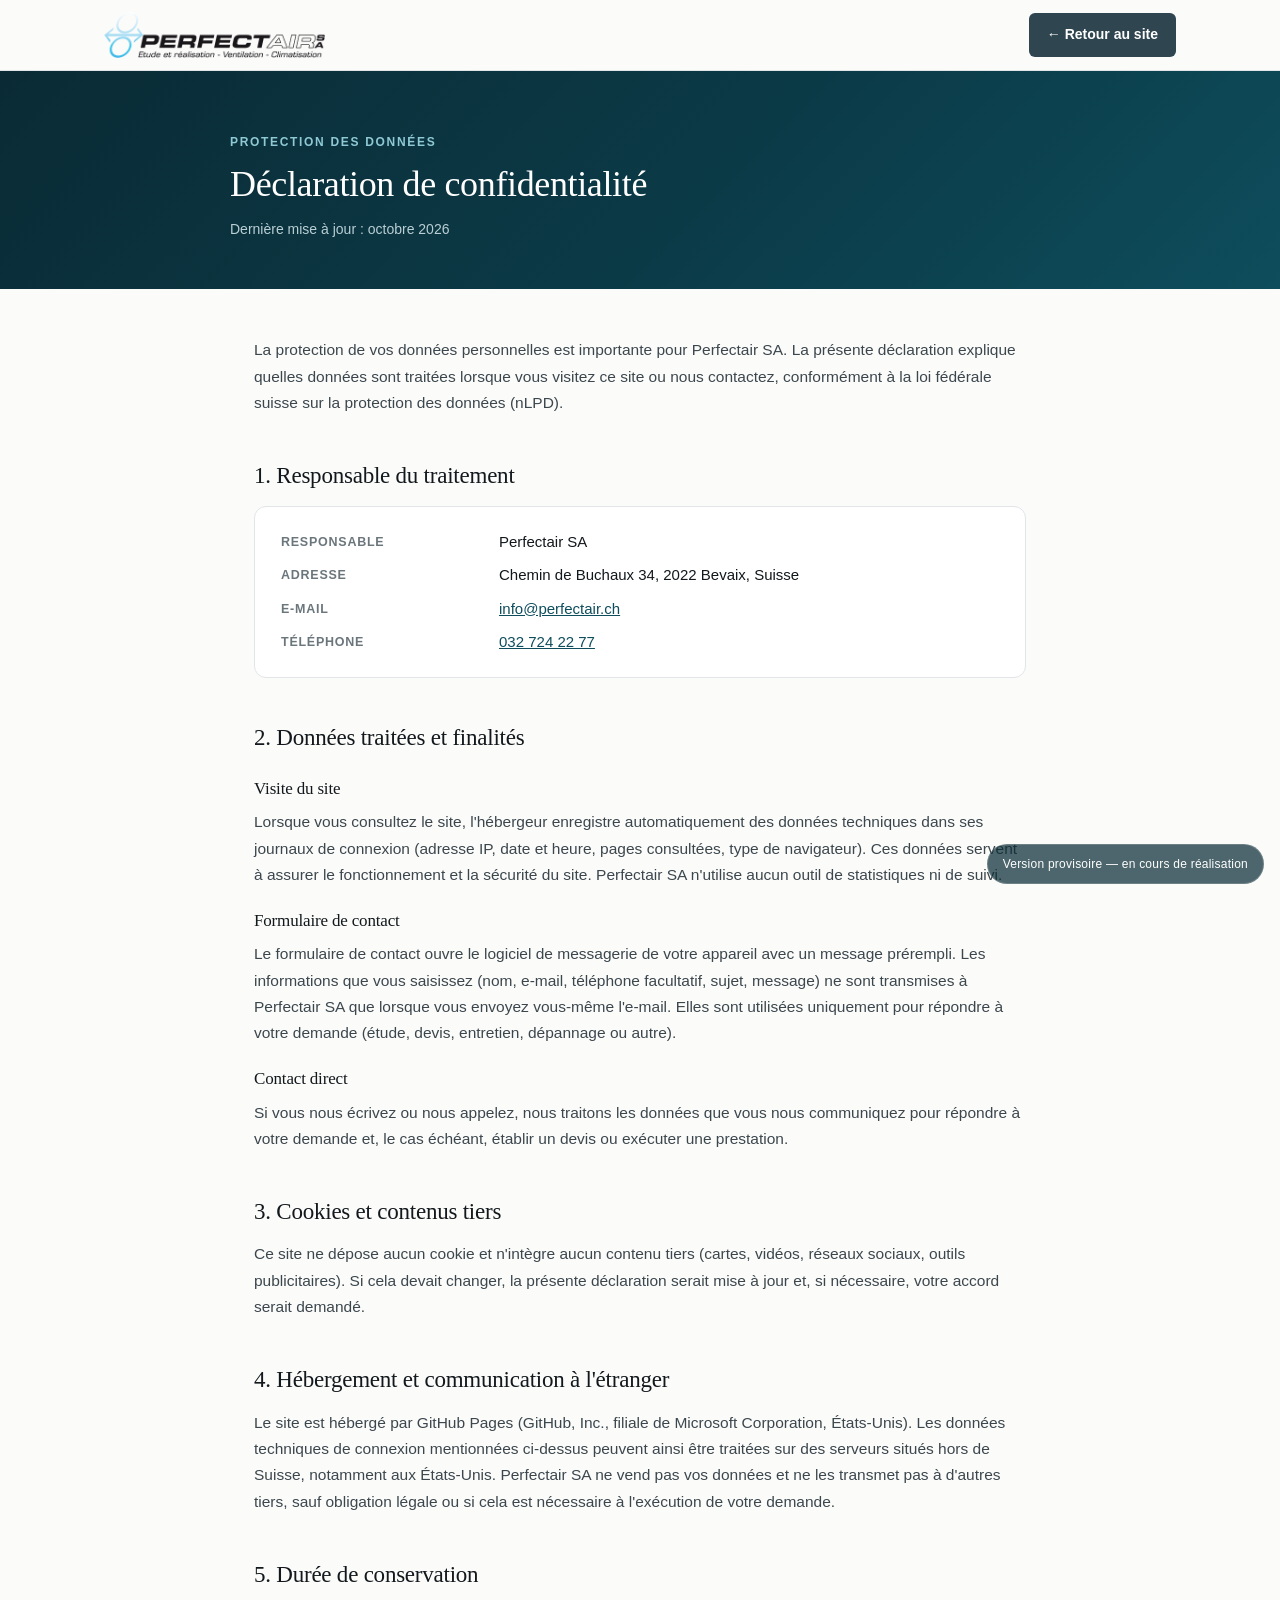
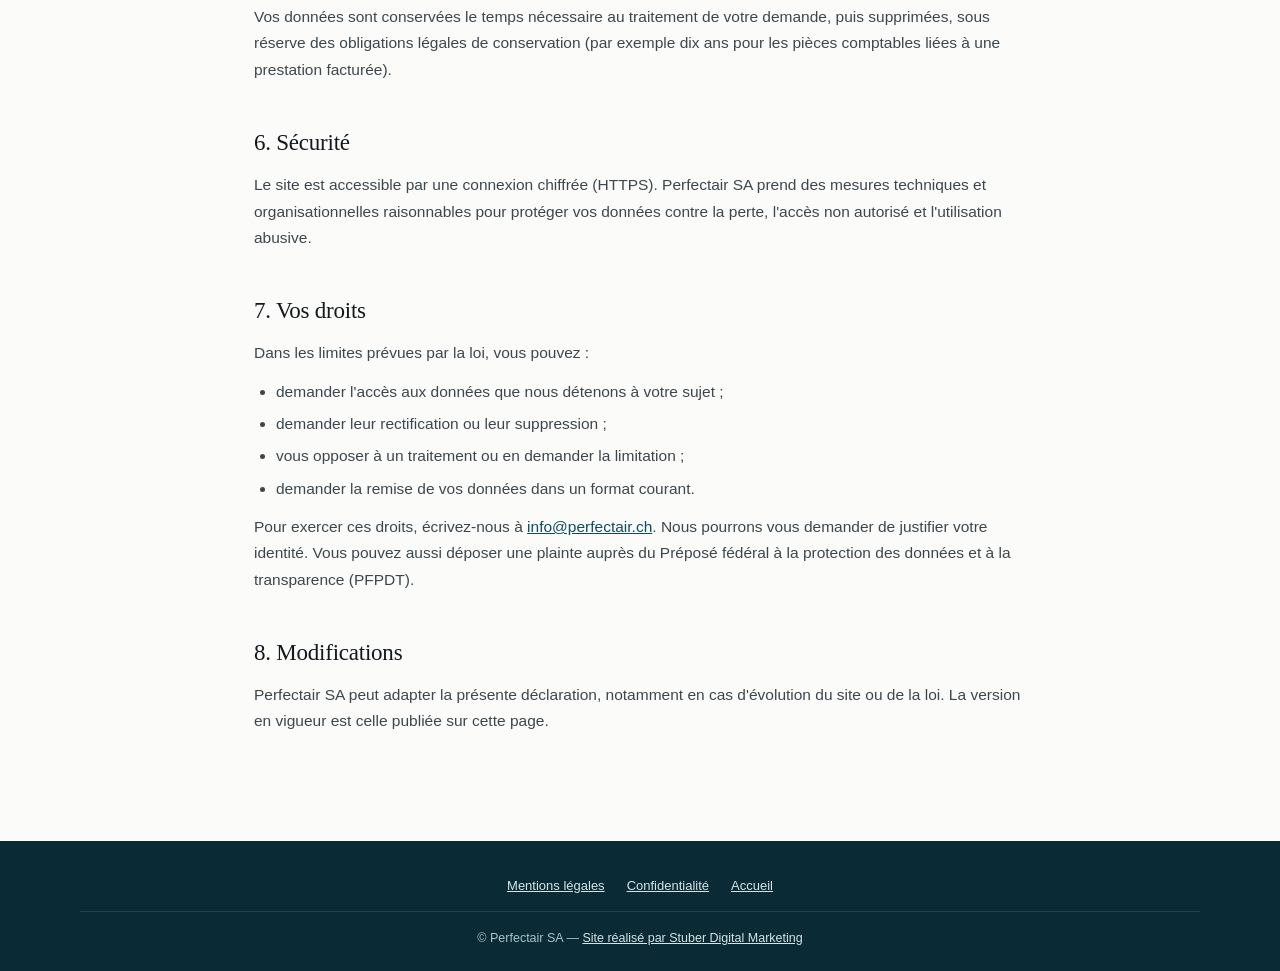
<file: confidentialite.html>
<!DOCTYPE html>
<html lang="fr">
<head>
<meta charset="UTF-8">
<meta name="viewport" content="width=device-width, initial-scale=1.0">
<title>Déclaration de confidentialité — Perfectair SA</title>
<meta name="description" content="Déclaration de confidentialité de Perfectair SA, Bevaix (NE) : données traitées, finalités, conservation et droits des personnes concernées (nLPD).">
<link rel="canonical" href="https://www.perfectair.ch/confidentialite.html">
<link rel="icon" href="favicon.svg" type="image/svg+xml">
<link rel="stylesheet" href="legal.css">
</head>
<body>

<header>
  <div class="nav">
    <a href="index.html" aria-label="Perfectair SA — accueil"><img class="logo-img" src="perfect-air.png" width="470" height="98" alt="Perfectair SA"></a>
    <a class="back" href="index.html">← Retour au site</a>
  </div>
</header>

<div class="hero-legal">
  <div class="in">
    <span class="eyebrow">Protection des données</span>
    <h1>Déclaration de confidentialité</h1>
    <p>Dernière mise à jour : octobre 2026</p>
  </div>
</div>

<main class="legal">

  <section>
    <p>La protection de vos données personnelles est importante pour Perfectair SA. La présente déclaration explique quelles données sont traitées lorsque vous visitez ce site ou nous contactez, conformément à la loi fédérale suisse sur la protection des données (nLPD).</p>
  </section>

  <section>
    <h2>1. Responsable du traitement</h2>
    <div class="card">
      <dl>
        <dt>Responsable</dt><dd>Perfectair SA</dd>
        <dt>Adresse</dt><dd>Chemin de Buchaux 34, 2022 Bevaix, Suisse</dd>
        <dt>E-mail</dt><dd><a href="mailto:info@perfectair.ch">info@perfectair.ch</a></dd>
        <dt>Téléphone</dt><dd><a href="tel:+41327242277">032 724 22 77</a></dd>
      </dl>
    </div>
  </section>

  <section>
    <h2>2. Données traitées et finalités</h2>

    <h3>Visite du site</h3>
    <p>Lorsque vous consultez le site, l'hébergeur enregistre automatiquement des données techniques dans ses journaux de connexion (adresse IP, date et heure, pages consultées, type de navigateur). Ces données servent à assurer le fonctionnement et la sécurité du site. Perfectair SA n'utilise aucun outil de statistiques ni de suivi.</p>

    <h3>Formulaire de contact</h3>
    <!-- À METTRE À JOUR si le formulaire passe par un service d'envoi (ex. Formspree) : citer ce prestataire ici -->
    <p>Le formulaire de contact ouvre le logiciel de messagerie de votre appareil avec un message prérempli. Les informations que vous saisissez (nom, e-mail, téléphone facultatif, sujet, message) ne sont transmises à Perfectair SA que lorsque vous envoyez vous-même l'e-mail. Elles sont utilisées uniquement pour répondre à votre demande (étude, devis, entretien, dépannage ou autre).</p>

    <h3>Contact direct</h3>
    <p>Si vous nous écrivez ou nous appelez, nous traitons les données que vous nous communiquez pour répondre à votre demande et, le cas échéant, établir un devis ou exécuter une prestation.</p>
  </section>

  <section>
    <h2>3. Cookies et contenus tiers</h2>
    <p>Ce site ne dépose aucun cookie et n'intègre aucun contenu tiers (cartes, vidéos, réseaux sociaux, outils publicitaires). Si cela devait changer, la présente déclaration serait mise à jour et, si nécessaire, votre accord serait demandé.</p>
  </section>

  <section>
    <h2>4. Hébergement et communication à l'étranger</h2>
    <!-- À MODIFIER si l'hébergeur change -->
    <p>Le site est hébergé par GitHub Pages (GitHub, Inc., filiale de Microsoft Corporation, États-Unis). Les données techniques de connexion mentionnées ci-dessus peuvent ainsi être traitées sur des serveurs situés hors de Suisse, notamment aux États-Unis. Perfectair SA ne vend pas vos données et ne les transmet pas à d'autres tiers, sauf obligation légale ou si cela est nécessaire à l'exécution de votre demande.</p>
  </section>

  <section>
    <h2>5. Durée de conservation</h2>
    <p>Vos données sont conservées le temps nécessaire au traitement de votre demande, puis supprimées, sous réserve des obligations légales de conservation (par exemple dix ans pour les pièces comptables liées à une prestation facturée).</p>
  </section>

  <section>
    <h2>6. Sécurité</h2>
    <p>Le site est accessible par une connexion chiffrée (HTTPS). Perfectair SA prend des mesures techniques et organisationnelles raisonnables pour protéger vos données contre la perte, l'accès non autorisé et l'utilisation abusive.</p>
  </section>

  <section>
    <h2>7. Vos droits</h2>
    <p>Dans les limites prévues par la loi, vous pouvez :</p>
    <ul>
      <li>demander l'accès aux données que nous détenons à votre sujet ;</li>
      <li>demander leur rectification ou leur suppression ;</li>
      <li>vous opposer à un traitement ou en demander la limitation ;</li>
      <li>demander la remise de vos données dans un format courant.</li>
    </ul>
    <p>Pour exercer ces droits, écrivez-nous à <a href="mailto:info@perfectair.ch">info@perfectair.ch</a>. Nous pourrons vous demander de justifier votre identité. Vous pouvez aussi déposer une plainte auprès du Préposé fédéral à la protection des données et à la transparence (PFPDT).</p>
  </section>

  <section>
    <h2>8. Modifications</h2>
    <p>Perfectair SA peut adapter la présente déclaration, notamment en cas d'évolution du site ou de la loi. La version en vigueur est celle publiée sur cette page.</p>
  </section>

</main>

<footer>
  <div class="in">
    <div class="foot-links">
      <a href="mentions-legales.html">Mentions légales</a>
      <a href="confidentialite.html">Confidentialité</a>
      <a href="index.html">Accueil</a>
    </div>
    <div class="foot-credit">© Perfectair SA — <a href="https://www.stuber-digital-marketing.ch" target="_blank" rel="noopener">Site réalisé par Stuber Digital Marketing</a></div>
  </div>
</footer>

<!-- Étiquette maquette : supprimer cette ligne à la mise en ligne finale -->
<div class="maquette-tag">Version provisoire — en cours de réalisation</div>

</body>
</html>
</file>
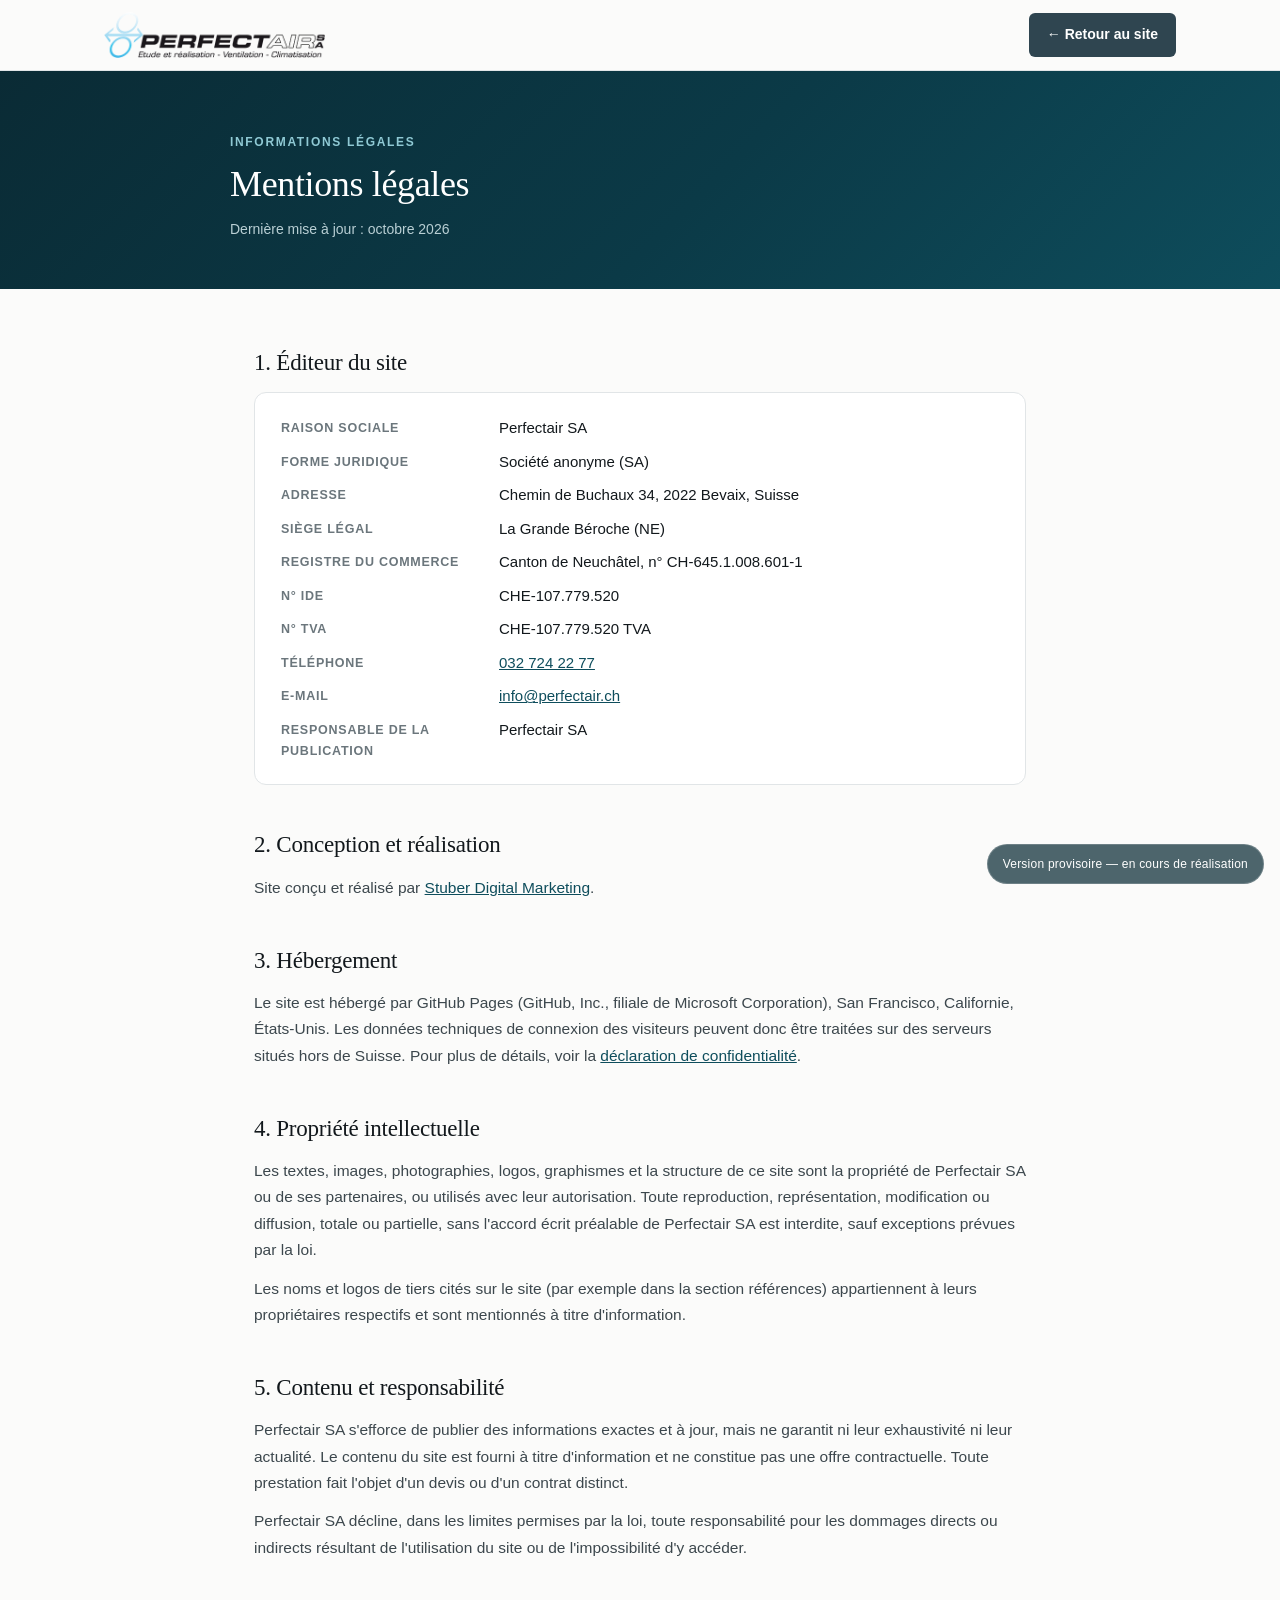
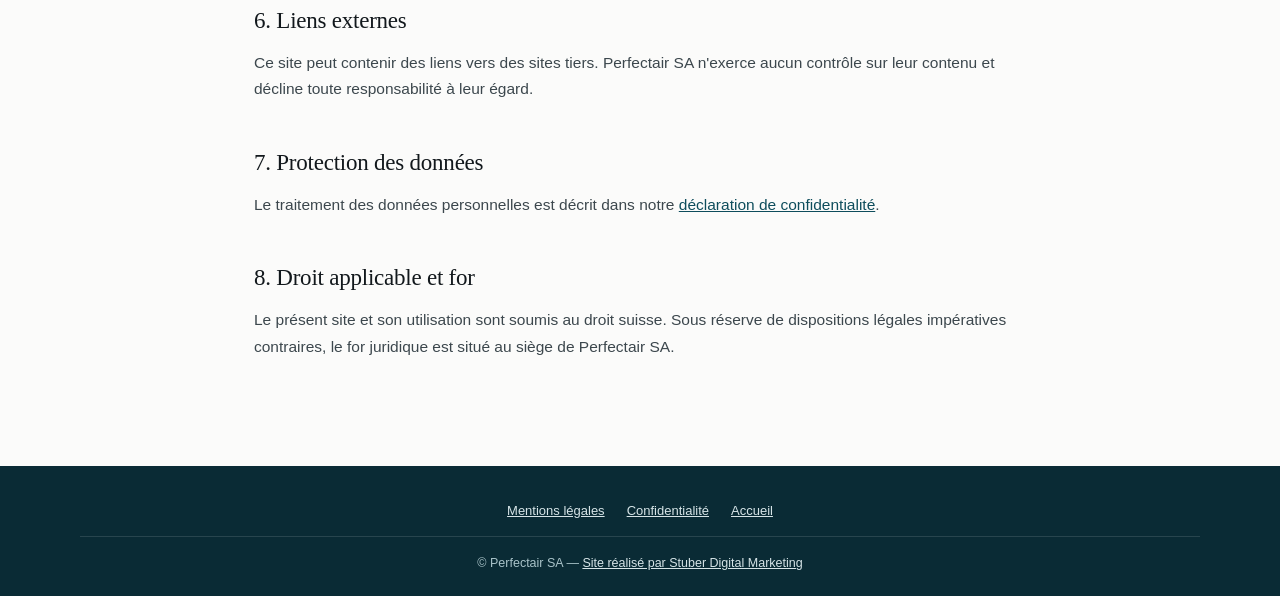
<file: mentions-legales.html>
<!DOCTYPE html>
<html lang="fr">
<head>
<meta charset="UTF-8">
<meta name="viewport" content="width=device-width, initial-scale=1.0">
<title>Mentions légales — Perfectair SA</title>
<meta name="description" content="Mentions légales du site de Perfectair SA, Bevaix (NE) : éditeur, hébergement, propriété intellectuelle et responsabilité.">
<link rel="canonical" href="https://www.perfectair.ch/mentions-legales.html">
<link rel="icon" href="favicon.svg" type="image/svg+xml">
<link rel="stylesheet" href="legal.css">
</head>
<body>

<header>
  <div class="nav">
    <a href="index.html" aria-label="Perfectair SA — accueil"><img class="logo-img" src="perfect-air.png" width="470" height="98" alt="Perfectair SA"></a>
    <a class="back" href="index.html">← Retour au site</a>
  </div>
</header>

<div class="hero-legal">
  <div class="in">
    <span class="eyebrow">Informations légales</span>
    <h1>Mentions légales</h1>
    <p>Dernière mise à jour : octobre 2026</p>
  </div>
</div>

<main class="legal">

  <section>
    <h2>1. Éditeur du site</h2>
    <div class="card">
      <dl>
        <dt>Raison sociale</dt><dd>Perfectair SA</dd>
        <dt>Forme juridique</dt><dd>Société anonyme (SA)</dd>
        <dt>Adresse</dt><dd>Chemin de Buchaux 34, 2022 Bevaix, Suisse</dd>
        <dt>Siège légal</dt><dd>La Grande Béroche (NE)</dd>
        <dt>Registre du commerce</dt><dd>Canton de Neuchâtel, n° CH-645.1.008.601-1</dd>
        <dt>N° IDE</dt><dd>CHE-107.779.520</dd>
        <dt>N° TVA</dt><dd>CHE-107.779.520 TVA</dd>
        <dt>Téléphone</dt><dd><a href="tel:+41327242277">032 724 22 77</a></dd>
        <dt>E-mail</dt><dd><a href="mailto:info@perfectair.ch">info@perfectair.ch</a></dd>
        <dt>Responsable de la publication</dt><dd>Perfectair SA</dd>
      </dl>
    </div>
  </section>

  <section>
    <h2>2. Conception et réalisation</h2>
    <p>Site conçu et réalisé par <a href="https://www.stuber-digital-marketing.ch" target="_blank" rel="noopener">Stuber Digital Marketing</a>.</p>
  </section>

  <section>
    <h2>3. Hébergement</h2>
    <!-- À MODIFIER si l'hébergeur change (ex. Cloudflare Pages, Netlify, hébergeur suisse) -->
    <p>Le site est hébergé par GitHub Pages (GitHub, Inc., filiale de Microsoft Corporation), San Francisco, Californie, États-Unis. Les données techniques de connexion des visiteurs peuvent donc être traitées sur des serveurs situés hors de Suisse. Pour plus de détails, voir la <a href="confidentialite.html">déclaration de confidentialité</a>.</p>
  </section>

  <section>
    <h2>4. Propriété intellectuelle</h2>
    <p>Les textes, images, photographies, logos, graphismes et la structure de ce site sont la propriété de Perfectair SA ou de ses partenaires, ou utilisés avec leur autorisation. Toute reproduction, représentation, modification ou diffusion, totale ou partielle, sans l'accord écrit préalable de Perfectair SA est interdite, sauf exceptions prévues par la loi.</p>
    <p>Les noms et logos de tiers cités sur le site (par exemple dans la section références) appartiennent à leurs propriétaires respectifs et sont mentionnés à titre d'information.</p>
  </section>

  <section>
    <h2>5. Contenu et responsabilité</h2>
    <p>Perfectair SA s'efforce de publier des informations exactes et à jour, mais ne garantit ni leur exhaustivité ni leur actualité. Le contenu du site est fourni à titre d'information et ne constitue pas une offre contractuelle. Toute prestation fait l'objet d'un devis ou d'un contrat distinct.</p>
    <p>Perfectair SA décline, dans les limites permises par la loi, toute responsabilité pour les dommages directs ou indirects résultant de l'utilisation du site ou de l'impossibilité d'y accéder.</p>
  </section>

  <section>
    <h2>6. Liens externes</h2>
    <p>Ce site peut contenir des liens vers des sites tiers. Perfectair SA n'exerce aucun contrôle sur leur contenu et décline toute responsabilité à leur égard.</p>
  </section>

  <section>
    <h2>7. Protection des données</h2>
    <p>Le traitement des données personnelles est décrit dans notre <a href="confidentialite.html">déclaration de confidentialité</a>.</p>
  </section>

  <section>
    <h2>8. Droit applicable et for</h2>
    <p>Le présent site et son utilisation sont soumis au droit suisse. Sous réserve de dispositions légales impératives contraires, le for juridique est situé au siège de Perfectair SA.</p>
  </section>

</main>

<footer>
  <div class="in">
    <div class="foot-links">
      <a href="mentions-legales.html">Mentions légales</a>
      <a href="confidentialite.html">Confidentialité</a>
      <a href="index.html">Accueil</a>
    </div>
    <div class="foot-credit">© Perfectair SA — <a href="https://www.stuber-digital-marketing.ch" target="_blank" rel="noopener">Site réalisé par Stuber Digital Marketing</a></div>
  </div>
</footer>

<!-- Étiquette maquette : supprimer cette ligne à la mise en ligne finale -->
<div class="maquette-tag">Version provisoire — en cours de réalisation</div>

</body>
</html>
</file>
<file: legal.css>
/* Styles partagés des pages légales (mentions-legales.html, confidentialite.html) */
:root{
  --ink:#12181c;--ink-soft:#3c474d;--muted:#6b767c;--line:#e1e5e7;--bg:#fbfbfa;
  --accent:#0e4d5c;--accent-light:#e8f1f2;--steel:#2f4550;--deep:#0a2b35;--ice:#8fc9d4;
  --radius:6px;--maxw:820px;font-size:16px;
}
*{box-sizing:border-box;}
html{scroll-behavior:smooth;}
body{margin:0;font-family:'Inter','Helvetica Neue',Arial,sans-serif;color:var(--ink);background:var(--bg);line-height:1.7;-webkit-font-smoothing:antialiased;overflow-x:hidden;}
a{color:var(--accent);}
h1,h2,h3{font-family:Georgia,'Times New Roman',serif;font-weight:400;letter-spacing:-0.01em;color:var(--ink);margin:0;}

header{position:sticky;top:0;z-index:50;background:rgba(251,251,250,.97);border-bottom:1px solid var(--line);}
.nav{display:flex;align-items:center;justify-content:space-between;gap:16px;padding:12px 24px;max-width:1120px;margin:0 auto;}
.logo-img{height:46px;width:auto;display:block;}
.back{font-size:14px;font-weight:600;color:#fff;background:var(--steel);padding:10px 18px;border-radius:var(--radius);text-decoration:none;white-space:nowrap;}
.back:hover{background:var(--accent);}

.hero-legal{background:linear-gradient(135deg,var(--deep) 0%,#0b3a47 55%,var(--accent) 100%);color:#fff;padding:56px 24px 48px;}
.hero-legal .in{max-width:var(--maxw);margin:0 auto;}
.hero-legal .eyebrow{text-transform:uppercase;letter-spacing:.14em;font-size:12px;color:var(--ice);font-weight:600;}
.hero-legal h1{color:#fff;font-size:36px;line-height:1.15;margin-top:10px;}
.hero-legal p{margin:12px 0 0;color:#b9cfd4;font-size:14px;}

main.legal{max-width:var(--maxw);margin:0 auto;padding:48px 24px 72px;}
.legal section{padding:0;margin-bottom:34px;}
.legal h2{font-size:23px;margin-bottom:10px;padding-top:6px;}
.legal h3{font-size:17px;margin:18px 0 6px;}
.legal p,.legal li{font-size:15.5px;color:var(--ink-soft);}
.legal p{margin:0 0 12px;}
.legal ul{margin:0 0 12px;padding-left:22px;}
.legal li{margin-bottom:6px;}
.card{background:#fff;border:1px solid var(--line);border-radius:12px;padding:22px 26px;margin-bottom:14px;}
.card dl{margin:0;display:grid;grid-template-columns:200px 1fr;gap:8px 18px;font-size:15px;}
.card dt{color:var(--muted);font-size:12.5px;text-transform:uppercase;letter-spacing:.06em;font-weight:600;padding-top:3px;}
.card dd{margin:0;color:var(--ink);}

footer{background:var(--deep);color:#a9c3c9;padding:34px 24px 22px;font-size:13px;}
footer .in{max-width:1120px;margin:0 auto;}
footer a{color:#d6e4e7;}
.foot-links{display:flex;gap:22px;flex-wrap:wrap;justify-content:center;margin-bottom:14px;}
.foot-credit{padding-top:16px;border-top:1px solid rgba(255,255,255,.12);text-align:center;font-size:12.5px;}

.maquette-tag{position:fixed;right:16px;bottom:16px;z-index:100;background:rgba(10,43,53,.72);color:#fff;font-size:12px;letter-spacing:.02em;padding:9px 15px;border-radius:20px;pointer-events:none;border:1px solid rgba(255,255,255,.18);}

@media(max-width:600px){
  :root{font-size:15px;}
  .nav{padding:10px 18px;}
  .logo-img{height:36px;}
  .back{padding:9px 14px;font-size:13px;}
  .hero-legal{padding:40px 18px 34px;}
  .hero-legal h1{font-size:27px;}
  main.legal{padding:36px 18px 56px;}
  .card{padding:18px 18px;}
  .card dl{grid-template-columns:1fr;gap:2px 0;}
  .card dt{margin-top:10px;}
  .maquette-tag{right:10px;bottom:10px;font-size:11px;padding:7px 12px;}
}
</file>
